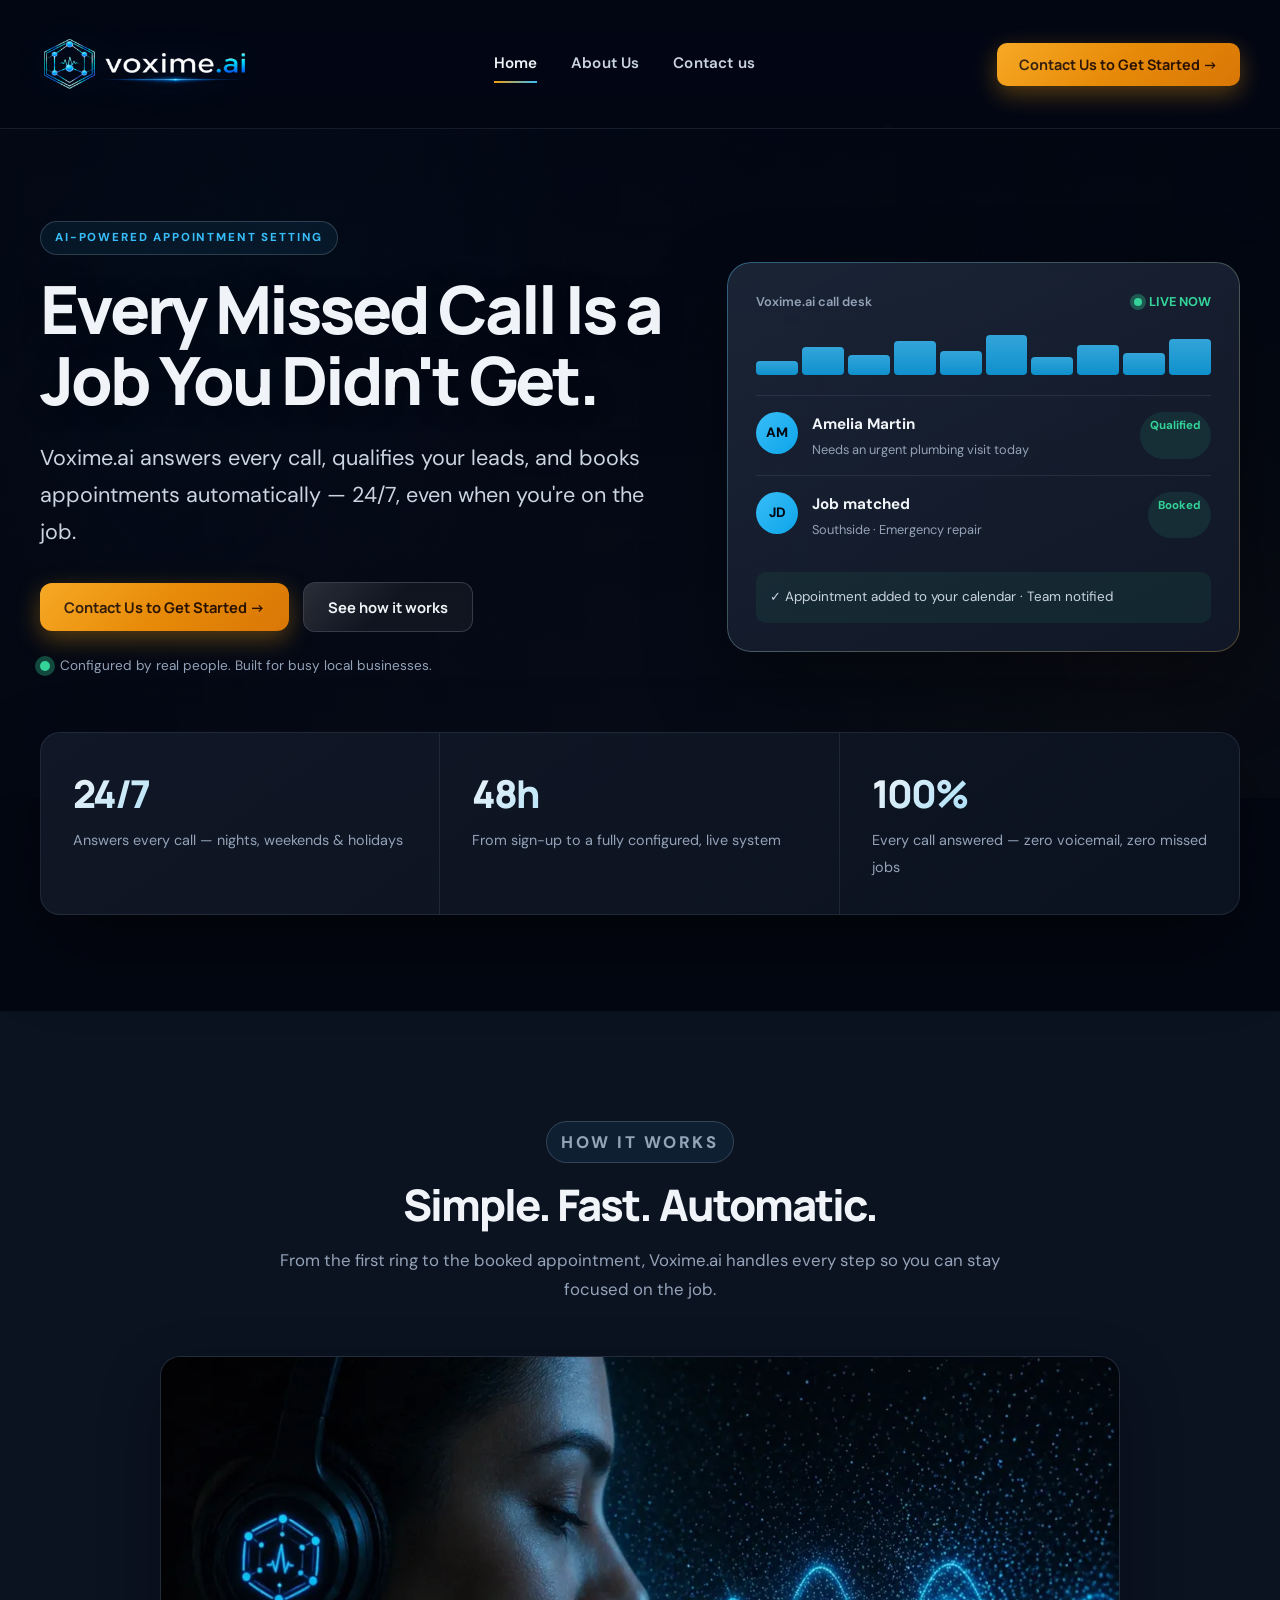
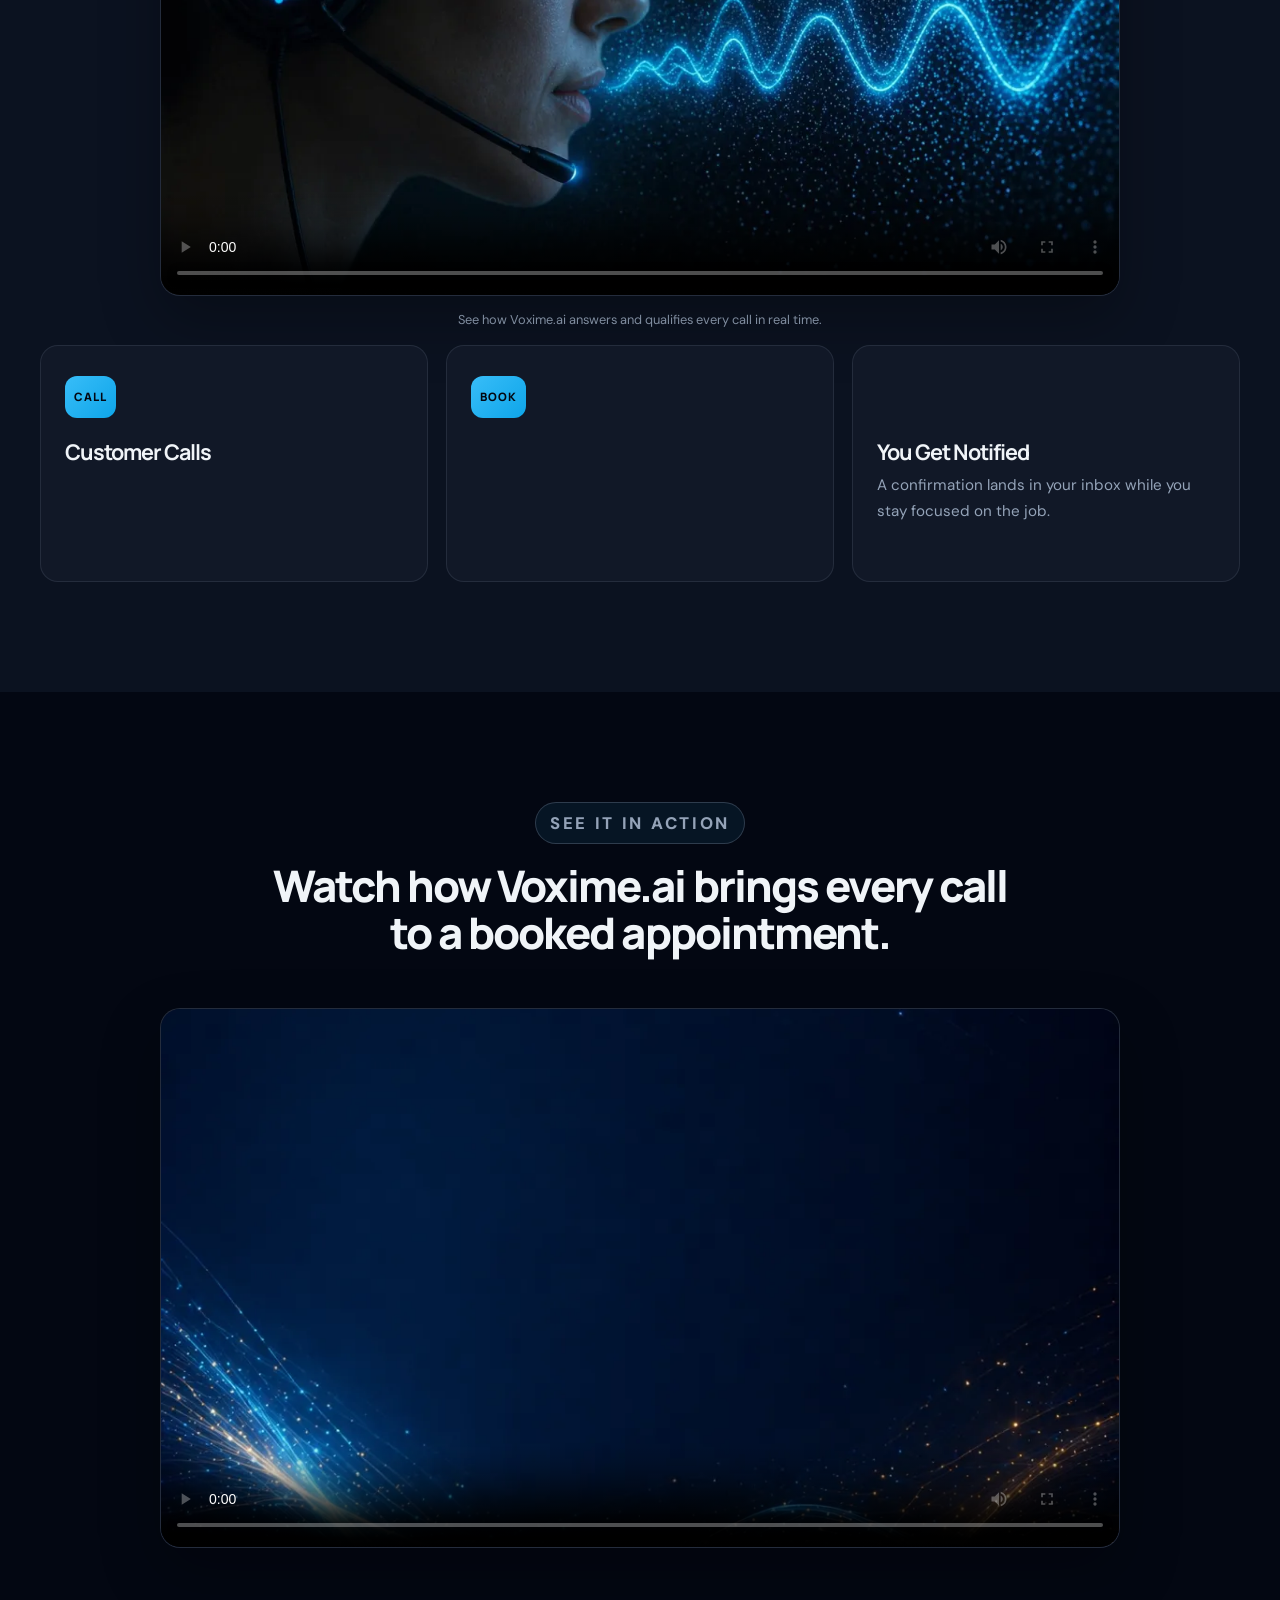
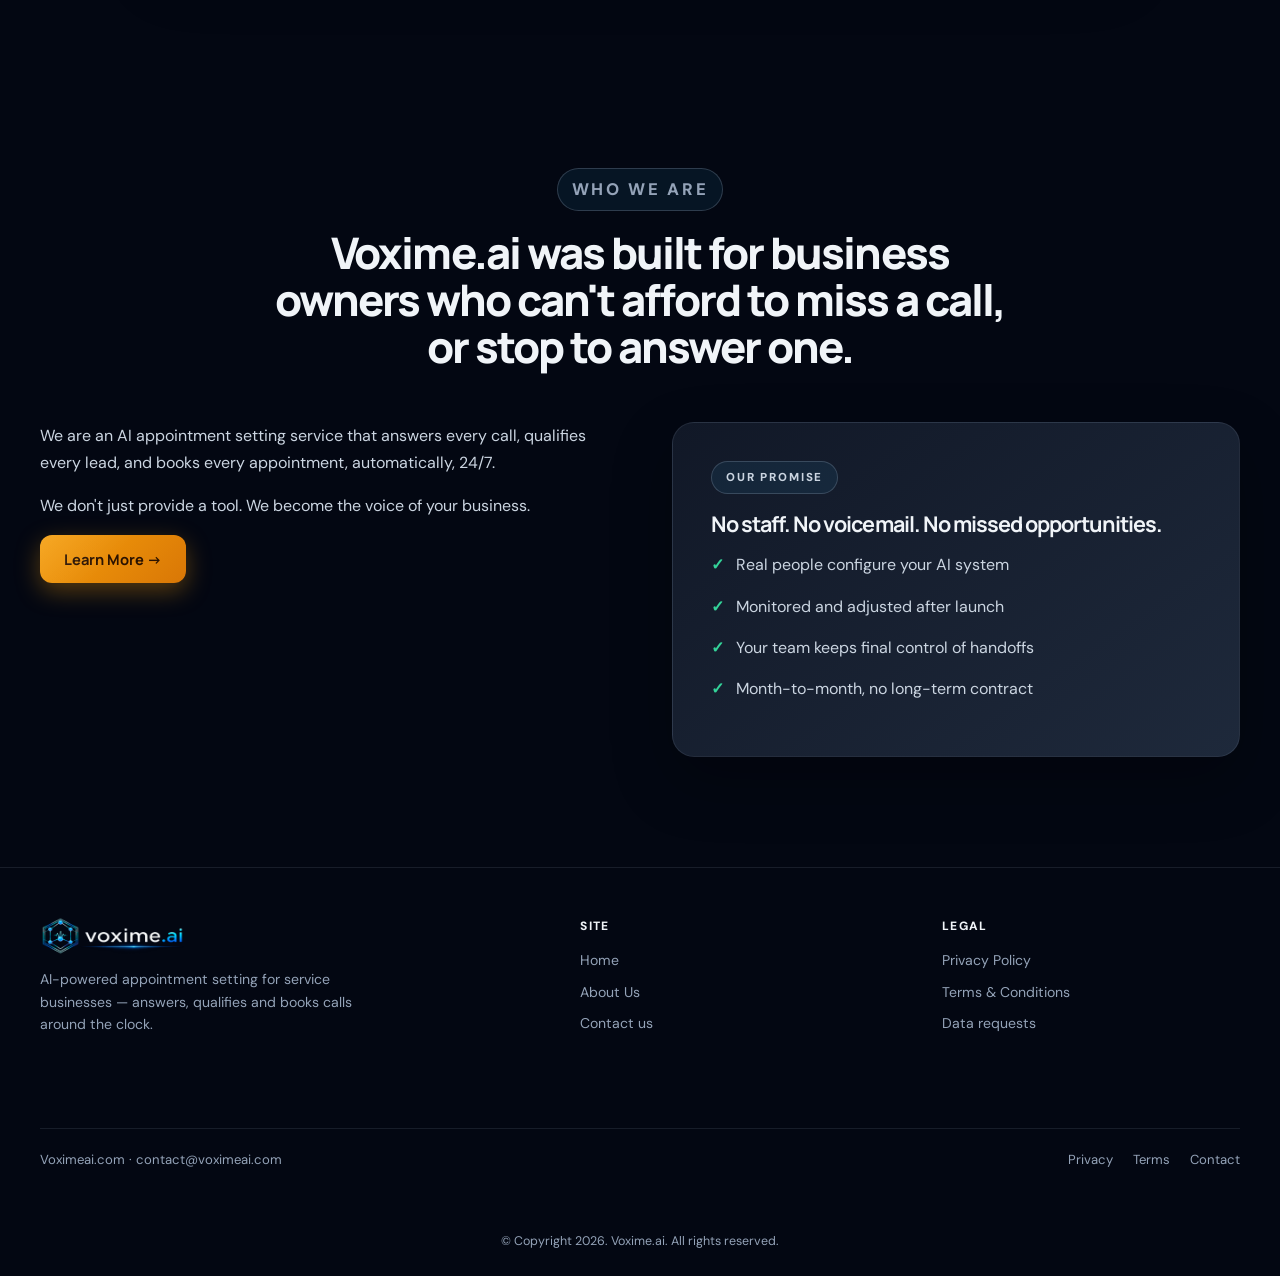
<file: index.html>
<!doctype html>
<html lang="en">
<head>
  <meta charset="utf-8">
  <meta name="viewport" content="width=device-width,initial-scale=1">
  <meta name="description" content="Voxime.ai answers every call, qualifies your leads, and books appointments automatically — 24/7.">
  <meta name="theme-color" content="#030712">
  <title>Voxime.ai | Every Missed Call Is a Job You Didn't Get</title>
  <link rel="icon" type="image/x-icon" href="favicon.ico">
  <link rel="stylesheet" href="styles.css">
</head>
<body class="voxime-scope">
  <canvas id="vox-canvas" aria-hidden="true"></canvas>

  <header class="header">
    <div class="container">
      <a class="brand" href="index.html"><img src="assets/logo_transparent.png" alt="Voxime.ai" height="58"></a>
      <button class="menu" aria-label="Open navigation" aria-expanded="false">☰</button>
      <nav>
        <a aria-current="page" href="index.html">Home</a>
        <a href="about-us.html">About Us</a>
        <a href="contactus.html">Contact us</a>
      </nav>
      <a class="cta" href="contactus.html">Contact Us to Get Started →</a>
    </div>
  </header>

  <main>
    <section class="hero">
      <div class="hero-scene" data-depth="0.05">
        <img class="hero-bg" src="assets/background.png" alt="" aria-hidden="true" width="800" height="1200" onerror="this.style.display='none'">
      </div>
      <div class="glow-orb" aria-hidden="true" data-depth="0.03" style="left:-6%;top:8%"></div>
      <div class="glow-orb orb-2" aria-hidden="true" data-depth="0.02" style="right:-8%;bottom:-6%"></div>
      <div class="container hero-grid">
        <div data-reveal>
          <p class="eyebrow">AI-powered appointment setting</p>
          <h1>Every Missed Call Is a Job You Didn't Get.</h1>
          <p class="lede">Voxime.ai answers every call, qualifies your leads, and books appointments automatically — 24/7, even when you're on the job.</p>
          <div class="hero-actions">
            <a class="btn amber magnetic" href="contactus.html">Contact Us to Get Started →</a>
            <a class="btn ghost magnetic" href="#how-it-works">See how it works</a>
          </div>
          <p class="microcopy"><span class="dot"></span>Configured by real people. Built for busy local businesses.</p>
        </div>

        <aside class="product-card" aria-label="Live Voxime.ai call dashboard" data-reveal style="transition-delay:.1s">
          <span class="glare" aria-hidden="true"></span>
          <div class="product-top"><span>Voxime.ai call desk</span><span class="live"><i class="pulse"></i>LIVE NOW</span></div>
          <div class="live-wave" aria-hidden="true">
            <i></i><i></i><i></i><i></i><i></i><i></i><i></i><i></i><i></i><i></i>
          </div>
          <div class="call-row"><span class="avatar">AM</span><div><strong>Amelia Martin</strong><p>Needs an urgent plumbing visit today</p></div><span class="status">Qualified</span></div>
          <div class="call-row"><span class="avatar">JD</span><div><strong>Job matched</strong><p>Southside · Emergency repair</p></div><span class="status">Booked</span></div>
          <div class="insight">✓ Appointment added to your calendar · Team notified</div>
        </aside>
      </div>
    </section>

    <section class="stats-strip">
      <div class="container">
        <div class="signal-bar" data-reveal>
          <div class="signal">
            <b data-count="24" data-suffix="/7">24/7</b>
            <span>Answers every call — nights, weekends &amp; holidays</span>
          </div>
          <div class="signal">
            <b data-count="48" data-suffix="h">48h</b>
            <span>From sign-up to a fully configured, live system</span>
          </div>
          <div class="signal">
            <b data-count="100" data-suffix="%">100%</b>
            <span>Every call answered — zero voicemail, zero missed jobs</span>
          </div>
        </div>
      </div>
    </section>

    <section id="how-it-works" class="section tint">
      <div class="container">
        <div class="section-head" data-reveal>
          <p class="eyebrow">How It Works</p>
          <h2>Simple. Fast. Automatic.</h2>
          <p>From the first ring to the booked appointment, Voxime.ai handles every step so you can stay focused on the job.</p>
        </div>
        <div class="video-embed" data-reveal>
          <div class="video-player" id="how-video">
            <video id="demo-video" playsinline controls poster="assets/services_illustration.png">
              <source src="https://assets.cdn.filesafe.space/rJCuCqvYiJBdzFqlkOZs/media/69e952bb2db6a3cb827db77e.mp4" type="video/mp4">
              Your browser does not support the video tag.
            </video>
          </div>
          <p class="notice" style="text-align:center;margin-top:14px">See how Voxime.ai answers and qualifies every call in real time.</p>
        </div>
        <div class="flow" data-reveal-group data-reveal>
          <div data-reveal-item data-step="Call">
            <h3>Customer Calls</h3>
            <p>Your AI receptionist answers instantly, day or night — no voicemail, no wait.</p>
          </div>
          <div data-reveal-item data-step="Book">
            <h3>AI Qualifies &amp; Books</h3>
            <p>It greets callers, answers their questions, collects details, and schedules the appointment in seconds.</p>
          </div>
          <div data-reveal-item data-step="Notify">
            <h3>You Get Notified</h3>
            <p>A confirmation lands in your inbox while you stay focused on the job.</p>
          </div>
        </div>
      </div>
    </section>

    <section class="section">
      <div class="container">
        <div class="section-head" data-reveal>
          <p class="eyebrow">See it in action</p>
          <h2>Watch how Voxime.ai brings every call to a booked appointment.</h2>
        </div>
        <div class="video-embed" data-reveal>
          <div class="video-player">
            <video id="intro-video" playsinline controls poster="assets/background.png">
              <source src="https://assets.cdn.filesafe.space/rJCuCqvYiJBdzFqlkOZs/media/6a289375bb09e3b139a689c1.mp4" type="video/mp4">
              Your browser does not support the video tag.
            </video>
          </div>
        </div>
      </div>
    </section>

    <section class="section">
      <div class="container">
        <div class="section-head" data-reveal>
          <p class="eyebrow">Who We Are</p>
          <h2>Voxime.ai was built for business owners who can't afford to miss a call, or stop to answer one.</h2>
        </div>
        <div class="two">
          <div data-reveal>
            <p>We are an AI appointment setting service that answers every call, qualifies every lead, and books every appointment, automatically, 24/7.</p>
            <p>We don't just provide a tool. We become the voice of your business.</p>
            <a class="btn amber magnetic" href="about-us.html">Learn More →</a>
          </div>
          <aside class="side-panel" data-reveal style="transition-delay:.1s">
            <p class="eyebrow">Our Promise</p>
            <h3>No staff. No voicemail. No missed opportunities.</h3>
            <ul class="checklist">
              <li>Real people configure your AI system</li>
              <li>Monitored and adjusted after launch</li>
              <li>Your team keeps final control of handoffs</li>
              <li>Month-to-month, no long-term contract</li>
            </ul>
          </aside>
        </div>
      </div>
    </section>
  </main>

  <footer class="footer">
    <div class="container">
      <div class="footer-brand">
        <a class="brand" href="index.html"><img src="assets/logo_transparent.png" alt="Voxime.ai" height="40"></a>
        <p>AI-powered appointment setting for service businesses — answers, qualifies and books calls around the clock.</p>
      </div>
      <div class="footer-col">
        <p>Site</p>
        <a href="index.html">Home</a>
        <a href="about-us.html">About Us</a>
        <a href="contactus.html">Contact us</a>
      </div>
      <div class="footer-col">
        <p>Legal</p>
        <a href="privacy-policy.html">Privacy Policy</a>
        <a href="terms-and-conditions.html">Terms &amp; Conditions</a>
        <a href="contactus.html">Data requests</a>
      </div>
      <div class="footer-bottom">
        <span>Voximeai.com · contact@voximeai.com</span>
        <span class="footer-links"><a href="privacy-policy.html">Privacy</a><a href="terms-and-conditions.html">Terms</a><a href="contactus.html">Contact</a></span>
      </div>
      <div class="footer-copyright">
        © Copyright 2026. Voxime.ai. All rights reserved.
      </div>
    </div>
  </footer>

  <button class="totop" aria-label="Back to top">↑</button>
  <script src="script.js"></script>
</body>
</html>
</file>
<file: styles.css>
@import url('https://fonts.googleapis.com/css2?family=DM+Sans:opsz,wght@9..40,400;9..40,500;9..40,600;9..40,700&family=Manrope:wght@500;600;700;800;900&display=swap');

/* ======================================================================
   VOXIME.AI — AAA-ACCESSIBLE, ANIMATED, GHL-SAFE DESIGN SYSTEM
   Scope: .voxime-scope  |  Variables: --vox-*
   ====================================================================== */

.voxime-scope {
  /* ---- Tokens ---- */
  --vox-void:#030712;
  --vox-void-2:#050b18;
  --vox-navy:#0B1220;
  --vox-navy-2:#111827;
  --vox-ocean:#123a52;
  --vox-slate:#1e293b;

  --vox-sky:#38BDF8;
  --vox-sky-deep:#0EA5E9;
  --vox-sky-glow:rgba(56,189,248,.35);

  --vox-amber:#F59E0B;
  --vox-amber-deep:#D97706;
  --vox-amber-glow:rgba(245,158,11,.35);

  --vox-mint:#34D399;
  --vox-mint-deep:#059669;
  --vox-mint-glow:rgba(52,211,153,.32);

  --vox-text:#F0F4F8;
  --vox-text-2:#CBD5E1;
  --vox-text-3:#94A3B8;
  --vox-muted:#64748B;

  --vox-line:rgba(148,163,184,.14);
  --vox-line-strong:rgba(148,163,184,.28);

  --vox-max:1200px;
  --vox-ease:cubic-bezier(.22,1,.36,1);
  --vox-ease-bounce:cubic-bezier(.34,1.56,.64,1);
  --vox-shadow:0 24px 60px rgba(0,0,0,.28);
  --vox-shadow-lg:0 32px 80px rgba(0,0,0,.38);
}

/* ---- Reset within scope only ---- */
.voxime-scope,
.voxime-scope *,
.voxime-scope *::before,
.voxime-scope *::after { box-sizing:border-box; }

html { scroll-behavior:smooth; }

body.voxime-scope {
  margin:0;
  color:var(--vox-text);
  background:var(--vox-void);
  font:400 16px/1.7 'DM Sans',Arial,sans-serif;
  -webkit-font-smoothing:antialiased;
  -moz-osx-font-smoothing:grayscale;
  overflow-x:hidden;
}

.voxime-scope a { color:inherit; text-decoration:none; }
.voxime-scope img { max-width:100%; display:block; }
.voxime-scope h1,
.voxime-scope h2,
.voxime-scope h3,
.voxime-scope p { margin-top:0; }

/* ---- Accessibility: focus, selection ---- */
.voxime-scope ::selection { background:var(--vox-amber); color:var(--vox-void); }
.voxime-scope :focus-visible {
  outline:3px solid var(--vox-amber);
  outline-offset:3px;
  border-radius:6px;
}

@media (prefers-reduced-motion: reduce){
  .voxime-scope *,
  .voxime-scope *::before,
  .voxime-scope *::after {
    animation-duration:.001ms !important;
    animation-iteration-count:1 !important;
    transition-duration:.001ms !important;
    scroll-behavior:auto !important;
  }
  #vox-canvas { display:none; }
  .voxime-scope .glow-orb { display:none; }
  .voxime-scope .hero-illustration { animation:none; }
}

/* ---- Container ---- */
.voxime-scope .container {
  width:min(calc(100% - 48px), var(--vox-max));
  margin-inline:auto;
  position:relative;
  z-index:2;
}

/* ---- Typography scale (fluid, AAA-contrast) ---- */
.voxime-scope h1,
.voxime-scope h2,
.voxime-scope h3,
.voxime-scope .h1,
.voxime-scope .h2,
.voxime-scope .h3 {
  font-family:'Manrope',sans-serif;
  letter-spacing:-.045em;
  line-height:1.08;
  font-weight:800;
  color:var(--vox-text);
}

.voxime-scope h1,
.voxime-scope .h1 {
  max-width:900px;
  margin-bottom:24px;
  font-size:clamp(2.5rem, 5.2vw, 5rem);
}

.voxime-scope h2,
.voxime-scope .h2 {
  font-size:clamp(1.8rem, 3.4vw, 3rem);
  margin-bottom:18px;
}

.voxime-scope h3,
.voxime-scope .h3 {
  font-size:clamp(1.1rem, 1.8vw, 1.35rem);
  margin-bottom:10px;
  font-weight:700;
}

.voxime-scope p {
  color:var(--vox-text-2);
  margin-bottom:16px;
}

.voxime-scope .text-muted { color:var(--vox-text-3); }
.voxime-scope .text-sky { color:var(--vox-sky); }
.voxime-scope .text-amber { color:var(--vox-amber); }
.voxime-scope .text-mint { color:var(--vox-mint); }

/* ---- Buttons ---- */
.voxime-scope .btn,
.voxime-scope .cta {
  display:inline-flex;
  align-items:center;
  justify-content:center;
  gap:8px;
  padding:14px 24px;
  border:0;
  border-radius:12px;
  font:700 .92rem 'Manrope',sans-serif;
  cursor:pointer;
  position:relative;
  overflow:hidden;
  transition:transform .25s var(--vox-ease), box-shadow .25s var(--vox-ease), filter .25s;
}

.voxime-scope .btn::before,
.voxime-scope .cta::before {
  content:'';
  position:absolute;
  inset:0;
  background:linear-gradient(135deg, rgba(255,255,255,.18), transparent 50%);
  opacity:.6;
  pointer-events:none;
}

.voxime-scope .btn:active,
.voxime-scope .cta:active { transform:translateY(0) scale(.98); }

.voxime-scope .btn.amber,
.voxime-scope .cta {
  background:linear-gradient(135deg, var(--vox-amber) 0%, var(--vox-amber-deep) 100%);
  color:#2a1200;
  box-shadow:0 8px 24px var(--vox-amber-glow);
}
.voxime-scope .btn.amber:hover,
.voxime-scope .cta:hover { transform:translateY(-3px); box-shadow:0 16px 34px var(--vox-amber-glow); }

.voxime-scope .btn.sky {
  background:linear-gradient(135deg, var(--vox-sky) 0%, var(--vox-sky-deep) 100%);
  color:#001b2e;
  box-shadow:0 8px 24px var(--vox-sky-glow);
}
.voxime-scope .btn.sky:hover { transform:translateY(-3px); box-shadow:0 16px 34px var(--vox-sky-glow); }

.voxime-scope .btn.ghost {
  background:rgba(255,255,255,.05);
  border:1px solid var(--vox-line-strong);
  color:var(--vox-text);
  backdrop-filter:blur(6px);
}
.voxime-scope .btn.ghost:hover { background:rgba(255,255,255,.1); }

.voxime-scope .btn.dark {
  background:var(--vox-navy-2);
  color:var(--vox-text);
  border:1px solid var(--vox-line);
}
.voxime-scope .btn.dark:hover { background:var(--vox-slate); border-color:var(--vox-line-strong); }

.voxime-scope .btn.block { width:100%; }

/* ---- Animated waveform logo ---- */
.voxime-scope .wavemark {
  display:inline-flex;
  align-items:flex-end;
  gap:3px;
  height:20px;
  margin-right:8px;
}
.voxime-scope .wavemark i {
  display:block;
  width:4px;
  border-radius:3px;
  background:linear-gradient(180deg, var(--vox-sky), var(--vox-mint));
  animation:wavebeat 1.2s ease-in-out infinite;
  transform-origin:bottom;
}
.voxime-scope .wavemark i:nth-child(1){height:35%;animation-delay:-1.0s}
.voxime-scope .wavemark i:nth-child(2){height:100%;animation-delay:-.8s}
.voxime-scope .wavemark i:nth-child(3){height:60%;animation-delay:-.6s}
.voxime-scope .wavemark i:nth-child(4){height:85%;animation-delay:-.4s}
.voxime-scope .wavemark i:nth-child(5){height:45%;animation-delay:-.2s}

@keyframes wavebeat { 0%,100%{transform:scaleY(.45)} 50%{transform:scaleY(1)} }

/* ---- Header ---- */
.voxime-scope .header {
  position:sticky;
  top:0;
  z-index:50;
  background:rgba(3,7,18,.78);
  backdrop-filter:blur(20px) saturate(180%);
  -webkit-backdrop-filter:blur(20px) saturate(180%);
  border-bottom:1px solid var(--vox-line);
  transition:background .3s var(--vox-ease), box-shadow .3s var(--vox-ease);
}
.voxime-scope .header.scrolled {
  background:rgba(3,7,18,.94);
  box-shadow:0 12px 40px rgba(0,0,0,.35);
}
.voxime-scope .header .container {
  height:128px;
  display:flex;
  align-items:center;
  justify-content:space-between;
  gap:32px;
}
.voxime-scope .header .cta {
  padding:12px 22px;
  font-size:.9rem;
  border-radius:10px;
  white-space:nowrap;
}
.voxime-scope .brand {
  display:flex;
  align-items:center;
  gap:8px;
  font:800 1.25rem 'Manrope',sans-serif;
  letter-spacing:-.04em;
  color:var(--vox-text);
}
.voxime-scope .brand b { color:var(--vox-sky); font-weight:800; }
.voxime-scope .brand img {
  height:58px;
  width:auto;
  object-fit:contain;
  filter:drop-shadow(0 0 18px rgba(56,189,248,.08));
}
.voxime-scope .footer-brand .brand img { height:40px; filter:none; }

.voxime-scope nav {
  display:flex;
  align-items:center;
  gap:34px;
  color:var(--vox-text-2);
  font-size:.95rem;
  font-weight:600;
  letter-spacing:.01em;
}
.voxime-scope nav a {
  position:relative;
  padding:8px 0;
  transition:color .25s;
}
.voxime-scope nav a::after {
  content:'';
  position:absolute;
  left:0;
  right:0;
  bottom:2px;
  height:2px;
  background:linear-gradient(90deg, var(--vox-amber), var(--vox-sky));
  transform:scaleX(0);
  transform-origin:left;
  transition:transform .25s var(--vox-ease);
}
.voxime-scope nav a:hover,
.voxime-scope nav a[aria-current=page] { color:var(--vox-text); }
.voxime-scope nav a:hover::after,
.voxime-scope nav a[aria-current=page]::after { transform:scaleX(1); }

.voxime-scope .menu {
  display:none;
  border:0;
  background:transparent;
  color:var(--vox-text);
  font-size:1.5rem;
  line-height:1;
  padding:8px;
  cursor:pointer;
  border-radius:8px;
}
.voxime-scope .menu:hover { background:rgba(255,255,255,.06); }

/* ---- Background canvas for particle network ---- */
#vox-canvas {
  position:fixed;
  inset:0;
  width:100%;
  height:100%;
  pointer-events:none;
  z-index:0;
  opacity:.35;
}

/* ---- Hero ---- */
.voxime-scope .hero {
  position:relative;
  overflow:hidden;
  padding:92px 0 104px;
  perspective:1200px;
  background:
    radial-gradient(circle at 10% 20%, rgba(56,189,248,.10) 0%, transparent 35%),
    radial-gradient(circle at 90% 80%, rgba(245,158,11,.08) 0%, transparent 35%),
    linear-gradient(180deg, var(--vox-void) 0%, var(--vox-navy) 100%);
}
.voxime-scope .hero::before {
  content:'';
  position:absolute;
  inset:0;
  background-image:
    radial-gradient(rgba(56,189,248,.06) 1px, transparent 1px),
    radial-gradient(rgba(245,158,11,.04) 1px, transparent 1px);
  background-size:48px 48px, 72px 72px;
  background-position:0 0, 24px 24px;
  pointer-events:none;
  z-index:1;
}
.voxime-scope .hero::after {
  content:'';
  position:absolute;
  inset:0;
  background:linear-gradient(90deg, rgba(3,7,18,.85) 0%, rgba(3,7,18,.55) 50%, rgba(3,7,18,.75) 100%);
  pointer-events:none;
  z-index:1;
}
.voxime-scope .hero-grid {
  position:relative;
  display:grid;
  grid-template-columns:1.1fr .9fr;
  align-items:center;
  gap:60px;
}
.voxime-scope .hero h1 {
  text-shadow:0 2px 24px rgba(0,0,0,.35);
}
.voxime-scope .hero .glow-orb {
  position:absolute;
  width:420px;
  height:420px;
  border-radius:50%;
  background:radial-gradient(circle, rgba(56,189,248,.18) 0%, transparent 65%);
  filter:blur(60px);
  pointer-events:none;
  z-index:0;
  animation:orbMove 12s ease-in-out infinite alternate;
}
.voxime-scope .hero .glow-orb.orb-2 {
  background:radial-gradient(circle, rgba(245,158,11,.14) 0%, transparent 65%);
  animation-duration:16s;
  animation-direction:alternate-reverse;
}
@keyframes orbMove {
  from{transform:translate(-10%, -10%) scale(1)}
  to{transform:translate(10%, 10%) scale(1.08)}
}

.voxime-scope .eyebrow {
  display:inline-flex;
  align-items:center;
  gap:10px;
  margin:0 0 18px;
  color:var(--vox-sky);
  text-transform:uppercase;
  letter-spacing:.16em;
  font-size:.72rem;
  font-weight:800;
  width:fit-content;
  padding:6px 14px;
  border-radius:999px;
  border:1px solid var(--vox-line-strong);
  background:rgba(56,189,248,.08);
}
.voxime-scope .eyebrow::before { display:none; }

.voxime-scope .lede {
  max-width:620px;
  margin-bottom:32px;
  color:var(--vox-text-2);
  font-size:clamp(1.1rem, 2vw, 1.35rem);
  line-height:1.7;
}
.voxime-scope .hero-actions {
  display:flex;
  flex-wrap:wrap;
  gap:14px;
  align-items:center;
  margin-bottom:22px;
}
.voxime-scope .microcopy {
  display:flex;
  align-items:center;
  gap:10px;
  color:var(--vox-text-3);
  font-size:.85rem;
}
.voxime-scope .dot {
  width:10px;
  height:10px;
  border-radius:50%;
  background:var(--vox-mint);
  box-shadow:0 0 0 5px var(--vox-mint-glow);
  animation:pulse-dot 2s infinite;
}
@keyframes pulse-dot { 50%{opacity:.6; transform:scale(.85);} }

/* ---- 3D Product card ---- */
.voxime-scope .product-card {
  position:relative;
  padding:28px;
  border-radius:24px;
  background:linear-gradient(155deg, rgba(30,41,59,.85) 0%, rgba(17,24,39,.95) 100%);
  border:1px solid var(--vox-line);
  box-shadow:var(--vox-shadow-lg);
  transform-style:preserve-3d;
  transition:transform .16s ease-out, box-shadow .4s var(--vox-ease);
}
.voxime-scope .product-card:hover {
  transform:perspective(1000px) rotateX(2deg) rotateY(-2deg) translateZ(8px);
  box-shadow:0 40px 90px rgba(0,0,0,.45);
}
.voxime-scope .product-card::after {
  content:'';
  position:absolute;
  inset:-1px;
  border-radius:24px;
  padding:1px;
  background:linear-gradient(135deg, rgba(56,189,248,.35), rgba(245,158,11,.25));
  -webkit-mask:linear-gradient(#000 0 0) content-box, linear-gradient(#000 0 0);
  -webkit-mask-composite:xor;
  mask-composite:exclude;
  pointer-events:none;
}
.voxime-scope .product-top {
  display:flex;
  align-items:center;
  justify-content:space-between;
  margin-bottom:22px;
  color:var(--vox-text-3);
  font-size:.8rem;
  font-weight:600;
}
.voxime-scope .live {
  display:inline-flex;
  align-items:center;
  gap:7px;
  color:var(--vox-mint);
  font-weight:700;
}
.voxime-scope .pulse {
  width:8px;
  height:8px;
  border-radius:50%;
  background:var(--vox-mint);
  box-shadow:0 0 0 4px var(--vox-mint-glow);
  animation:pulse-live 1.8s infinite;
}
@keyframes pulse-live { 50%{opacity:.35; transform:scale(.75);} }

.voxime-scope .live-wave {
  display:flex;
  align-items:flex-end;
  gap:4px;
  height:40px;
  margin:10px 0 20px;
}
.voxime-scope .live-wave i {
  flex:1;
  border-radius:4px;
  background:linear-gradient(180deg, var(--vox-sky), var(--vox-sky-deep));
  animation:wavebar 1.2s ease-in-out infinite;
  opacity:.85;
}
.voxime-scope .live-wave i:nth-child(1){height:35%;animation-delay:-.9s}
.voxime-scope .live-wave i:nth-child(2){height:70%;animation-delay:-.7s}
.voxime-scope .live-wave i:nth-child(3){height:50%;animation-delay:-1.1s}
.voxime-scope .live-wave i:nth-child(4){height:85%;animation-delay:-.5s}
.voxime-scope .live-wave i:nth-child(5){height:60%;animation-delay:-.8s}
.voxime-scope .live-wave i:nth-child(6){height:100%;animation-delay:-.3s}
.voxime-scope .live-wave i:nth-child(7){height:45%;animation-delay:-1.0s}
.voxime-scope .live-wave i:nth-child(8){height:75%;animation-delay:-.6s}
.voxime-scope .live-wave i:nth-child(9){height:55%;animation-delay:-.4s}
.voxime-scope .live-wave i:nth-child(10){height:90%;animation-delay:-.2s}
@keyframes wavebar { 0%,100%{transform:scaleY(.6)} 50%{transform:scaleY(1)} }

.voxime-scope .call-row {
  display:flex;
  gap:14px;
  padding:16px 0;
  border-top:1px solid var(--vox-line);
  opacity:0;
  animation:rowin .6s var(--vox-ease) forwards;
}
.voxime-scope .call-row:nth-child(3){animation-delay:.15s}
.voxime-scope .call-row:nth-child(4){animation-delay:.3s}
@keyframes rowin { from{opacity:0; transform:translateY(8px)} to{opacity:1; transform:translateY(0)} }

.voxime-scope .avatar {
  flex:0 0 42px;
  height:42px;
  border-radius:50%;
  display:grid;
  place-items:center;
  background:linear-gradient(135deg, var(--vox-sky), var(--vox-sky-deep));
  color:var(--vox-void);
  font-weight:800;
  font-size:.85rem;
}
.voxime-scope .call-row strong { display:block; color:var(--vox-text); font-size:.95rem; }
.voxime-scope .call-row p { margin:3px 0 0; color:var(--vox-text-3); font-size:.8rem; line-height:1.4; }
.voxime-scope .call-row .status {
  margin-left:auto;
  color:var(--vox-mint);
  font-size:.72rem;
  font-weight:700;
  white-space:nowrap;
  background:rgba(52,211,153,.1);
  padding:4px 10px;
  border-radius:999px;
}
.voxime-scope .insight {
  margin-top:18px;
  padding:14px;
  border-radius:10px;
  background:rgba(52,211,153,.08);
  color:var(--vox-text-2);
  font-size:.84rem;
  display:flex;
  align-items:center;
  gap:10px;
}

/* ---- Sections ---- */
.voxime-scope .section { padding:110px 0; position:relative; }
.voxime-scope section[id] { scroll-margin-top:150px; }
.voxime-scope .tint { background:var(--vox-navy); }
.voxime-scope .section-head { max-width:760px; margin:0 auto 52px; text-align:center; }
.voxime-scope .section-head p { color:var(--vox-text-3); font-size:1.05rem; }
.voxime-scope .section-head.left { text-align:left; margin-left:0; margin-right:auto; }

/* ---- Stats bar ---- */
.voxime-scope .signal-bar {
  display:grid;
  grid-template-columns:repeat(3,1fr);
  border:1px solid var(--vox-line);
  border-radius:20px;
  overflow:hidden;
  background:linear-gradient(145deg, rgba(17,24,39,.95), rgba(11,18,32,.98));
  box-shadow:var(--vox-shadow);
}
.voxime-scope .signal {
  padding:34px 32px;
  border-right:1px solid var(--vox-line);
  position:relative;
}
.voxime-scope .signal:last-child { border-right:0; }
.voxime-scope .signal b {
  display:block;
  margin-bottom:6px;
  font:800 2.4rem 'Manrope',sans-serif;
  letter-spacing:-.05em;
  background:linear-gradient(135deg, var(--vox-text) 0%, var(--vox-sky) 100%);
  -webkit-background-clip:text;
  background-clip:text;
  -webkit-text-fill-color:transparent;
}
.voxime-scope .signal span { color:var(--vox-text-3); font-size:.9rem; }

/* ---- Process / Flow ---- */
.voxime-scope .flow {
  display:grid;
  grid-template-columns:repeat(3,1fr);
  gap:18px;
  align-items:stretch;
}
.voxime-scope .flow .step,
.voxime-scope .flow > div {
  position:relative;
  padding:30px 24px;
  border-radius:18px;
  background:var(--vox-navy-2);
  border:1px solid var(--vox-line);
  transition:transform .35s var(--vox-ease), box-shadow .35s, border-color .35s;
  transform-style:preserve-3d;
}
.voxime-scope .flow .step:hover,
.voxime-scope .flow > div:hover {
  transform:translateY(-8px) translateZ(12px);
  border-color:var(--vox-line-strong);
  box-shadow:0 24px 50px rgba(0,0,0,.25);
}
.voxime-scope .flow .step::before,
.voxime-scope .flow > div::before {
  content:attr(data-step);
  display:inline-flex;
  align-items:center;
  justify-content:center;
  width:auto;
  min-width:42px;
  height:42px;
  padding:0 9px;
  border-radius:12px;
  margin-bottom:22px;
  background:linear-gradient(135deg, var(--vox-sky), var(--vox-sky-deep));
  color:var(--vox-void);
  font:800 .72rem 'Manrope',sans-serif;
  text-transform:uppercase;
  letter-spacing:.08em;
  white-space:nowrap;
}
.voxime-scope .flow h3 { color:var(--vox-text); }
.voxime-scope .flow p { margin:0; color:var(--vox-text-3); font-size:.95rem; }

/* ---- Card grids ---- */
.voxime-scope .grid {
  display:grid;
  grid-template-columns:repeat(3,1fr);
  gap:20px;
}
.voxime-scope .card {
  padding:32px;
  border-radius:20px;
  background:var(--vox-navy-2);
  border:1px solid var(--vox-line);
  transition:transform .35s var(--vox-ease), box-shadow .35s, border-color .35s;
  transform-style:preserve-3d;
}
.voxime-scope .card:hover {
  transform:perspective(1000px) rotateX(1deg) rotateY(-1deg) translateY(-8px);
  border-color:var(--vox-line-strong);
  box-shadow:0 24px 55px rgba(0,0,0,.3);
}
.voxime-scope .card-icon {
  display:grid;
  place-items:center;
  width:52px;
  height:52px;
  margin-bottom:24px;
  border-radius:14px;
  background:linear-gradient(135deg, rgba(56,189,248,.15), rgba(52,211,153,.12));
  color:var(--vox-sky);
  font-size:1.3rem;
  font-weight:800;
}
.voxime-scope .card h3 { color:var(--vox-text); }
.voxime-scope .card p { margin:0; color:var(--vox-text-3); font-size:.95rem; }

/* ---- Two column / side panel ---- */
.voxime-scope .two {
  display:grid;
  grid-template-columns:1fr 1fr;
  align-items:start;
  gap:64px;
}
.voxime-scope .two.plans-compare {
  grid-template-columns:repeat(3,1fr);
}
@media(max-width:900px){
  .voxime-scope .two.plans-compare { grid-template-columns:1fr; }
}
.voxime-scope .two > * { min-width:0; }
.voxime-scope .two > div,
.voxime-scope .two > aside,
.voxime-scope .two > form { width:100%; }
.voxime-scope .two > .form { margin-top:0; }
.voxime-scope .side-panel {
  padding:38px;
  border-radius:22px;
  background:linear-gradient(145deg, var(--vox-navy-2) 0%, var(--vox-slate) 100%);
  border:1px solid var(--vox-line);
  box-shadow:var(--vox-shadow);
}
.voxime-scope .side-panel p { color:var(--vox-text-2); }
.voxime-scope .checklist { padding:0; list-style:none; }
.voxime-scope .checklist li {
  margin:14px 0;
  color:var(--vox-text-2);
  display:flex;
  align-items:flex-start;
  gap:12px;
}
.voxime-scope .checklist li::before {
  content:'✓';
  color:var(--vox-mint);
  font-weight:800;
  flex:0 0 auto;
}

/* ---- Team ---- */
.voxime-scope .team-grid {
  display:grid;
  grid-template-columns:repeat(3,1fr);
  gap:24px;
}
.voxime-scope .team-card {
  padding:28px;
  border-radius:20px;
  background:var(--vox-navy-2);
  border:1px solid var(--vox-line);
  text-align:center;
  transition:transform .35s var(--vox-ease), box-shadow .35s;
}
.voxime-scope .team-card:hover {
  transform:translateY(-8px);
  box-shadow:var(--vox-shadow);
}
.voxime-scope .team-card .avatar {
  width:88px;
  height:88px;
  margin:0 auto 18px;
  font-size:1.6rem;
}
.voxime-scope .team-card .role {
  display:block;
  color:var(--vox-sky);
  font-size:.78rem;
  font-weight:700;
  text-transform:uppercase;
  letter-spacing:.1em;
  margin-bottom:10px;
}
.voxime-scope .team-card p { font-size:.92rem; color:var(--vox-text-3); margin:0; }
.voxime-scope .team-photo {
  position:relative;
  width:128px;
  height:128px;
  margin:0 auto 18px;
  border-radius:50%;
  padding:4px;
  overflow:hidden;
  background:linear-gradient(135deg, var(--vox-sky), var(--vox-amber));
  box-shadow:0 12px 40px rgba(0,0,0,.25);
  transition:transform .35s var(--vox-ease), box-shadow .35s;
  display:flex;
  align-items:center;
  justify-content:center;
}
.voxime-scope .team-photo img {
  width:calc(100% - 2px);
  height:calc(100% - 2px);
  object-fit:cover;
  object-position:center 24%;
  border-radius:50%;
  border:2px solid var(--vox-navy-2);
  filter:grayscale(15%) contrast(1.05);
  transition:filter .35s, transform .35s var(--vox-ease);
}
.voxime-scope .team-card:hover .team-photo {
  transform:scale(1.05) translateY(-4px);
  box-shadow:0 20px 50px rgba(56,189,248,.18);
}
.voxime-scope .team-card:hover .team-photo img {
  filter:grayscale(0%) contrast(1.08);
}

/* ---- Hero background image overlay ---- */
.voxime-scope .hero-bg {
  position:absolute;
  inset:0;
  width:100%;
  height:100%;
  object-fit:cover;
  object-position:center;
  opacity:.22;
  pointer-events:none;
  z-index:0;
  mask-image:linear-gradient(180deg, rgba(0,0,0,.9) 0%, transparent 85%);
  -webkit-mask-image:linear-gradient(180deg, rgba(0,0,0,.9) 0%, transparent 85%);
}
.voxime-scope .hero-with-image {
  display:flex;
  flex-direction:column;
  align-items:center;
  justify-content:center;
  text-align:center;
  min-height:55vh;
}
.voxime-scope .hero-with-image .container { z-index:2; }
.voxime-scope .hero-illustration {
  position:absolute;
  right:-8%;
  bottom:-12%;
  width:min(520px, 45vw);
  height:auto;
  opacity:.28;
  pointer-events:none;
  z-index:1;
  filter:drop-shadow(0 24px 60px rgba(0,0,0,.35));
  animation:floaty 8s ease-in-out infinite;
}
.voxime-scope .hero-illustration.contact-illustration {
  right:-10%;
  bottom:-18%;
  width:min(420px, 40vw);
  opacity:.22;
}
.voxime-scope .contact-split { align-items:start; }
.voxime-scope .contact-visual {
  display:flex;
  flex-direction:column;
  gap:32px;
  justify-content:flex-start;
}
.voxime-scope .contact-copy { min-width:0; }
.voxime-scope .video-embed {
  max-width:960px;
  margin:0 auto;
}
.voxime-scope .video-player {
  position:relative;
  aspect-ratio:16/9;
  border-radius:20px;
  overflow:hidden;
  background:var(--vox-navy-2);
  border:1px solid var(--vox-line);
  box-shadow:var(--vox-shadow);
}
.voxime-scope .video-player video {
  width:100%;
  height:100%;
  object-fit:cover;
  display:block;
}
.voxime-scope .video-player .play-overlay {
  position:absolute;
  inset:0;
  display:flex;
  flex-direction:column;
  align-items:center;
  justify-content:center;
  gap:14px;
  background:rgba(3,7,18,.45);
  backdrop-filter:blur(4px);
  cursor:pointer;
  transition:background .25s, opacity .25s;
}
.voxime-scope .video-player .play-overlay.hidden { opacity:0; pointer-events:none; }
.voxime-scope .video-player .play-overlay .play-btn {
  width:72px;
  height:72px;
  border-radius:50%;
  display:grid;
  place-items:center;
  background:linear-gradient(135deg, var(--vox-amber), var(--vox-amber-deep));
  color:var(--vox-void);
  font-size:1.6rem;
  box-shadow:0 12px 40px var(--vox-amber-glow);
  border:0;
  transition:transform .25s var(--vox-ease), box-shadow .25s;
}
.voxime-scope .video-player .play-overlay:hover .play-btn { transform:scale(1.08); }
.voxime-scope .video-player .video-caption {
  max-width:480px;
  margin:0;
  color:var(--vox-text);
  font-size:1rem;
  text-align:center;
  padding:0 20px;
}
.voxime-scope .video-placeholder {
  position:relative;
  aspect-ratio:16/9;
  border-radius:20px;
  overflow:hidden;
  background:
    linear-gradient(135deg, rgba(56,189,248,.12), rgba(245,158,11,.08)),
    var(--vox-navy-2);
  border:1px solid var(--vox-line);
  display:flex;
  flex-direction:column;
  align-items:center;
  justify-content:center;
  gap:16px;
  text-align:center;
  padding:24px;
  box-shadow:var(--vox-shadow);
}
.voxime-scope .video-placeholder .play-btn {
  width:72px;
  height:72px;
  border-radius:50%;
  display:grid;
  place-items:center;
  background:linear-gradient(135deg, var(--vox-amber), var(--vox-amber-deep));
  color:var(--vox-void);
  font-size:1.6rem;
  box-shadow:0 12px 40px var(--vox-amber-glow);
  cursor:pointer;
  transition:transform .25s var(--vox-ease), box-shadow .25s;
  border:0;
}
.voxime-scope .video-placeholder .play-btn:hover { transform:scale(1.08); }
.voxime-scope .video-placeholder .play-btn:focus-visible { outline:3px solid var(--vox-sky); outline-offset:4px; }
.voxime-scope .video-placeholder .video-caption {
  max-width:480px;
  margin:0;
  color:var(--vox-text-2);
  font-size:1rem;
}
@keyframes floaty {
  0%,100%{transform:translateY(0) rotate(0deg)}
  50%{transform:translateY(-14px) rotate(1deg)}
}

/* ---- Plans ---- */
.voxime-scope .plans {
  display:grid;
  grid-template-columns:repeat(3,1fr);
  gap:24px;
  align-items:stretch;
}
@media(max-width:1024px){
  .voxime-scope .plans { grid-template-columns:1fr; max-width:640px; margin-inline:auto; }
}
.voxime-scope .plan {
  display:flex;
  flex-direction:column;
  padding:36px;
  border-radius:22px;
  background:var(--vox-navy-2);
  border:1px solid var(--vox-line);
  position:relative;
  transition:transform .35s var(--vox-ease), box-shadow .35s, border-color .35s;
  transform-style:preserve-3d;
}
.voxime-scope .plan:hover {
  transform:translateY(-6px);
  box-shadow:var(--vox-shadow-lg);
}
.voxime-scope .plan.popular {
  border:2px solid var(--vox-amber);
  box-shadow:0 20px 50px rgba(245,158,11,.12);
}
.voxime-scope .plan.popular:hover { box-shadow:0 28px 60px rgba(245,158,11,.18); }
.voxime-scope .ribbon {
  position:absolute;
  right:22px;
  top:22px;
  padding:6px 12px;
  border-radius:999px;
  background:var(--vox-amber);
  color:#2a1200;
  font-size:.68rem;
  font-weight:800;
  text-transform:uppercase;
  letter-spacing:.08em;
}
.voxime-scope .plan .tag {
  margin-bottom:10px;
  color:var(--vox-sky);
  text-transform:uppercase;
  letter-spacing:.12em;
  font-size:.7rem;
  font-weight:800;
}
.voxime-scope .plan h2 { font-size:2rem; margin-bottom:8px; }
.voxime-scope .plan .price-like {
  padding:16px 0;
  margin:18px 0;
  border-top:1px solid var(--vox-line);
  border-bottom:1px solid var(--vox-line);
  color:var(--vox-text-2);
  font-size:1.05rem;
}
.voxime-scope .plan .btn { margin-top:auto; align-self:flex-start; }

/* ---- FAQ ---- */
.voxime-scope .faq {
  border-top:1px solid var(--vox-line);
  padding:22px 0;
}
.voxime-scope .faq summary {
  display:flex;
  justify-content:space-between;
  align-items:center;
  cursor:pointer;
  font:700 1.05rem 'Manrope',sans-serif;
  color:var(--vox-text);
  list-style:none;
  gap:18px;
}
.voxime-scope .faq summary::-webkit-details-marker { display:none; }
.voxime-scope .faq summary .ico {
  flex:0 0 auto;
  width:28px;
  height:28px;
  border-radius:50%;
  background:var(--vox-slate);
  color:var(--vox-sky);
  display:grid;
  place-items:center;
  font-size:1rem;
  transition:transform .25s var(--vox-ease), background .25s;
}
.voxime-scope .faq[open] summary .ico { transform:rotate(45deg); background:var(--vox-sky); color:var(--vox-void); }
.voxime-scope .faq .faq-body { max-width:780px; margin-top:14px; color:var(--vox-text-3); }
.voxime-scope .faq .faq-body p { margin:0; }

/* ---- Form ---- */
.voxime-scope .form {
  padding:36px;
  border-radius:22px;
  background:var(--vox-navy-2);
  border:1px solid var(--vox-line);
  box-shadow:var(--vox-shadow);
}
.voxime-scope .field { margin:0 0 18px; }
.voxime-scope .form label { display:block; margin:0 0 8px; color:var(--vox-text-2); font-size:.85rem; font-weight:700; }
.voxime-scope .form input,
.voxime-scope .form select,
.voxime-scope .form textarea {
  width:100%;
  padding:14px 16px;
  border:1px solid var(--vox-line);
  border-radius:12px;
  background:var(--vox-navy);
  color:var(--vox-text);
  font:inherit;
  transition:border .2s, box-shadow .2s, background .2s;
}
.voxime-scope .form input:focus,
.voxime-scope .form select:focus,
.voxime-scope .form textarea:focus {
  outline:0;
  border-color:var(--vox-sky);
  background:var(--vox-void-2);
  box-shadow:0 0 0 4px var(--vox-sky-glow);
}
.voxime-scope .form textarea { min-height:120px; resize:vertical; }
.voxime-scope .field.error input,
.voxime-scope .field.error textarea { border-color:#ef4444; }
.voxime-scope .field .err-msg { display:none; margin-top:6px; color:#f87171; font-size:.8rem; font-weight:600; }
.voxime-scope .field.error .err-msg { display:block; }
.voxime-scope .form .consent { display:flex; align-items:flex-start; gap:12px; margin:16px 0; }
.voxime-scope .form .consent input { width:auto; margin-top:4px; accent-color:var(--vox-sky); }
.voxime-scope .form .consent label { margin:0; font-weight:400; color:var(--vox-text-3); font-size:.82rem; line-height:1.55; }
.voxime-scope .success {
  display:none;
  margin-top:16px;
  padding:14px 16px;
  border-radius:10px;
  background:rgba(52,211,153,.12);
  color:var(--vox-mint);
  font-size:.9rem;
  font-weight:700;
  align-items:center;
  gap:10px;
}
.voxime-scope .success.show { display:flex; }
.voxime-scope .notice { color:var(--vox-text-3); font-size:.8rem; line-height:1.5; }

/* ---- Footer ---- */
.voxime-scope .footer {
  padding:48px 0 24px;
  background:var(--vox-void);
  border-top:1px solid var(--vox-line);
  color:var(--vox-text-3);
}
.voxime-scope .footer .container {
  display:grid;
  grid-template-columns:1.6fr 1fr 1fr;
  align-items:start;
  gap:44px 64px;
}
.voxime-scope .footer-bottom { grid-column:1 / -1; }
.voxime-scope .footer-copyright { grid-column:1 / -1; }
.voxime-scope .footer-brand { max-width:320px; }
.voxime-scope .footer-brand .brand { color:var(--vox-text); margin-bottom:12px; }
.voxime-scope .footer-brand p { color:var(--vox-text-3); font-size:.88rem; line-height:1.6; }
.voxime-scope .footer-cols { display:flex; gap:56px; flex-wrap:wrap; }
.voxime-scope .footer-col p {
  margin:0 0 12px;
  color:var(--vox-text);
  font-size:.75rem;
  font-weight:800;
  text-transform:uppercase;
  letter-spacing:.1em;
}
.voxime-scope .footer-col a { display:block; margin:8px 0; color:var(--vox-text-3); font-size:.88rem; transition:color .2s; }
.voxime-scope .footer-col a:hover { color:var(--vox-sky); }
.voxime-scope .footer-bottom {
  width:100%;
  margin-top:32px;
  padding-top:20px;
  border-top:1px solid var(--vox-line);
  display:flex;
  justify-content:space-between;
  align-items:center;
  flex-wrap:wrap;
  gap:12px;
  font-size:.82rem;
}
.voxime-scope .footer-links { display:flex; gap:20px; }
.voxime-scope .footer-copyright {
  width:100%;
  text-align:center;
  margin-top:16px;
  font-size:.78rem;
  color:var(--vox-text-3);
}

/* ---- Back to top ---- */
.voxime-scope .totop {
  position:fixed;
  right:22px;
  bottom:22px;
  width:48px;
  height:48px;
  border-radius:50%;
  background:var(--vox-navy-2);
  color:var(--vox-text);
  display:grid;
  place-items:center;
  border:1px solid var(--vox-line-strong);
  opacity:0;
  pointer-events:none;
  transform:translateY(12px);
  transition:opacity .3s, transform .3s, background .3s, box-shadow .3s;
  z-index:40;
  cursor:pointer;
  font-size:1.2rem;
}
.voxime-scope .totop.show { opacity:1; pointer-events:auto; transform:translateY(0); }
.voxime-scope .totop:hover { background:var(--vox-slate); box-shadow:0 8px 24px rgba(0,0,0,.25); }

/* ---- Scroll reveal ---- */
.voxime-scope [data-reveal] {
  opacity:0;
  transform:translateY(30px);
  transition:opacity .8s var(--vox-ease), transform .8s var(--vox-ease);
}
.voxime-scope [data-reveal].in { opacity:1; transform:translateY(0); }

.voxime-scope [data-reveal-group] [data-reveal-item] {
  opacity:0;
  transform:translateY(24px);
  transition:opacity .7s var(--vox-ease), transform .7s var(--vox-ease);
}
.voxime-scope [data-reveal-group].in [data-reveal-item] { opacity:1; transform:translateY(0); }
.voxime-scope [data-reveal-group].in [data-reveal-item]:nth-child(1){transition-delay:.06s}
.voxime-scope [data-reveal-group].in [data-reveal-item]:nth-child(2){transition-delay:.14s}
.voxime-scope [data-reveal-group].in [data-reveal-item]:nth-child(3){transition-delay:.22s}
.voxime-scope [data-reveal-group].in [data-reveal-item]:nth-child(4){transition-delay:.30s}
.voxime-scope [data-reveal-group].in [data-reveal-item]:nth-child(5){transition-delay:.38s}

/* ---- Gradient text utility ---- */
.voxime-scope .gradient-text {
  background:linear-gradient(135deg, var(--vox-text) 0%, var(--vox-sky) 100%);
  -webkit-background-clip:text;
  background-clip:text;
  -webkit-text-fill-color:transparent;
}

/* ---- About page typography ---- */
.voxime-scope.about-page .hero h1 { font-size:clamp(2rem, 4vw, 3.6rem); }
.voxime-scope.about-page .lede { font-size:clamp(1rem, 1.8vw, 1.25rem); }
.voxime-scope.about-page .section p { font-size:.98rem; }

/* ---- Video feature ---- */
.voxime-scope .video-feature { display:grid; grid-template-columns:.9fr 1.1fr; gap:64px; align-items:center; }
.voxime-scope .video-frame {
  position:relative;
  aspect-ratio:16/9;
  border-radius:20px;
  overflow:hidden;
  background:linear-gradient(135deg, var(--vox-ocean), var(--vox-navy));
  box-shadow:var(--vox-shadow-lg);
  border:1px solid var(--vox-line);
}
.voxime-scope .video-frame video { width:100%; height:100%; object-fit:cover; display:block; background:var(--vox-navy); }
.voxime-scope .video-frame .video-placeholder {
  position:absolute;
  inset:0;
  display:flex;
  flex-direction:column;
  align-items:center;
  justify-content:center;
  gap:16px;
  color:var(--vox-text-2);
  text-align:center;
  padding:30px;
}
.voxime-scope .video-frame .play-badge {
  width:72px;
  height:72px;
  border-radius:50%;
  background:rgba(56,189,248,.15);
  border:1px solid rgba(56,189,248,.35);
  display:grid;
  place-items:center;
  transition:transform .3s var(--vox-ease), background .3s, box-shadow .3s;
  cursor:pointer;
}
.voxime-scope .video-frame .play-badge::before {
  content:'';
  border-style:solid;
  border-width:12px 0 12px 20px;
  border-color:transparent transparent transparent var(--vox-sky);
  margin-left:5px;
}
.voxime-scope .video-frame:hover .play-badge {
  transform:scale(1.1);
  background:rgba(56,189,248,.25);
  box-shadow:0 0 40px var(--vox-sky-glow);
}
.voxime-scope .video-frame.has-video .video-placeholder { display:none; }
.voxime-scope .video-frame .video-caption { margin-top:16px; color:var(--vox-text-3); font-size:.85rem; }

/* ---- Policy / TOC ---- */
.voxime-scope .policy { max-width:900px; }
.voxime-scope .policy h2 { margin-top:48px; font-size:1.6rem; }
.voxime-scope.terms-page .policy > .card + h2 { margin-top:64px; }
.voxime-scope .policy h2:first-of-type { margin-top:0; }
.voxime-scope .toc { display:grid; grid-template-columns:1fr 1fr; gap:10px; padding:24px 0; }
.voxime-scope .toc a { color:var(--vox-sky); font-weight:600; padding:6px 0; transition:color .2s; }
.voxime-scope .toc a:hover { color:var(--vox-amber); }
.voxime-scope .policy a { color:var(--vox-sky); font-weight:600; text-decoration:underline; text-underline-offset:3px; }

/* ---- Decorative glows ---- */
.voxime-scope .glow-orb {
  position:absolute;
  border-radius:50%;
  filter:blur(80px);
  opacity:.25;
  pointer-events:none;
  z-index:0;
}
.voxime-scope .glow-orb.sky { background:var(--vox-sky); width:400px; height:400px; }
.voxime-scope .glow-orb.amber { background:var(--vox-amber); width:320px; height:320px; }
.voxime-scope .glow-orb.mint { background:var(--vox-mint); width:280px; height:280px; }

/* ---- Responsive ---- */
@media(max-width:1024px){
  .voxime-scope .hero-grid { grid-template-columns:1fr; gap:50px; }
  .voxime-scope .product-card { max-width:540px; }
  .voxime-scope .two { grid-template-columns:1fr; gap:48px; }
  .voxime-scope .video-feature { grid-template-columns:1fr; gap:48px; }
}

@media(max-width:900px){
  .voxime-scope .grid, .voxime-scope .team-grid { grid-template-columns:1fr 1fr; }
  .voxime-scope .flow { grid-template-columns:1fr 1fr; }
  .voxime-scope .signal-bar { grid-template-columns:1fr; }
  .voxime-scope .signal { border-right:0; border-bottom:1px solid var(--vox-line); }
  .voxime-scope .signal:last-child { border-bottom:0; }
}

@media(max-width:800px){
  .voxime-scope .header .container { height:104px; gap:16px; }
  .voxime-scope .brand img { height:52px; }
  .voxime-scope .header .cta { display:none; }
  .voxime-scope .menu { display:block; }
  .voxime-scope .header nav {
    display:flex;
    flex-direction:column;
    align-items:flex-start;
    gap:4px;
    position:absolute;
    top:100%;
    left:0;
    right:0;
    padding:10px 24px 24px;
    background:var(--vox-void);
    border-bottom:1px solid var(--vox-line);
    max-height:0;
    overflow:hidden;
    transition:max-height .35s var(--vox-ease), padding .35s;
  }
  .voxime-scope .header nav.open { max-height:360px; }
  .voxime-scope .header nav a { width:100%; padding:14px 0; border-bottom:1px solid var(--vox-line); }
  .voxime-scope .hero { padding:80px 0; }
  .voxime-scope .section { padding:80px 0; }
  .voxime-scope .plans { grid-template-columns:1fr; }
  .voxime-scope .flow { grid-template-columns:1fr; }
  .voxime-scope .grid, .voxime-scope .team-grid, .voxime-scope .testimonials { grid-template-columns:1fr; }
  .voxime-scope .footer .container { grid-template-columns:1fr; gap:40px; }
  .voxime-scope .footer-cols { gap:36px; }
}

@media(max-width:480px){
  .voxime-scope .container { width:min(calc(100% - 32px), var(--vox-max)); }
  .voxime-scope h1 { font-size:2.1rem; }
  .voxime-scope .hero-actions .btn, .voxime-scope .hero-actions .cta { width:100%; }
  .voxime-scope .card, .voxime-scope .form, .voxime-scope .plan { padding:24px; }
  .voxime-scope .totop { right:14px; bottom:14px; }
  .voxime-scope .toc { grid-template-columns:1fr; }
}

@media(max-width:900px){
  .voxime-scope .hero-illustration {
    width:min(340px, 70vw);
    right:-4%;
    bottom:-6%;
    opacity:.18;
  }
}
@media(max-width:600px){
  .voxime-scope .hero-illustration { display:none; }
  .voxime-scope .hero-with-image { min-height:auto; padding:110px 0 100px; }
}

/* ======================================================================
   VOXIME.AI — 3D / MOUSE-DRIVEN MOTION (same stack, scoped to .voxime-scope)
   ====================================================================== */

/* ---- Hero parallax layers ---- */
.voxime-scope .hero-scene {
  position:absolute;
  inset:0;
  z-index:0;
  pointer-events:none;
  will-change:transform;
}
.voxime-scope [data-depth] { will-change:transform; }

/* ---- Stats strip (overlaps hero edge) ---- */
.voxime-scope .stats-strip {
  position:relative;
  z-index:3;
  margin-top:-66px;
  padding:0 0 96px;
}
.voxime-scope .signal-bar {
  box-shadow:0 34px 80px rgba(0,0,0,.42);
}
@media(max-width:700px){
  .voxime-scope .stats-strip { margin-top:-40px; padding:0 0 72px; }
}
@media(max-width:520px){
  .voxime-scope .stats-strip { margin-top:0; }
}

/* ---- Snappier 3D tilt timing for tilt-enabled cards ---- */
.voxime-scope .card,
.voxime-scope .plan,
.voxime-scope .team-card,
.voxime-scope .flow > div {
  transition:transform .18s ease-out, box-shadow .35s var(--vox-ease), border-color .35s;
}

/* ---- Glare sweep on 3D cards ---- */
.voxime-scope .glare {
  position:absolute;
  inset:0;
  border-radius:inherit;
  pointer-events:none;
  opacity:0;
  z-index:1;
  transition:opacity .3s;
  mix-blend-mode:soft-light;
}
.voxime-scope .product-card .glare { z-index:2; }
.voxime-scope .product-card:hover .glare,
.voxime-scope .card:hover .glare,
.voxime-scope .flow > div:hover .glare { opacity:.55; }

/* ---- Magnetic buttons ---- */
.voxime-scope .magnetic {
  transition:transform .14s ease-out, box-shadow .25s var(--vox-ease), background .2s, border-color .2s;
  will-change:transform;
}

/* ---- Cursor glow (desktop, motion-aware) ---- */
.vox-cursor {
  position:fixed;
  top:0;
  left:0;
  width:600px;
  height:600px;
  margin:-300px 0 0 -300px;
  border-radius:50%;
  background:radial-gradient(circle, rgba(56,189,248,.11) 0%, rgba(245,158,11,.05) 42%, transparent 68%);
  pointer-events:none;
  z-index:9998;
  opacity:0;
  mix-blend-mode:screen;
  transition:opacity .45s ease;
  will-change:transform;
}
.vox-cursor.on { opacity:1; }
.vox-cursor.hover {
  background:radial-gradient(circle, rgba(56,189,248,.17) 0%, rgba(245,158,11,.08) 42%, transparent 68%);
}

/* ---- Scroll progress bar ---- */
.vox-progress {
  position:fixed;
  top:0;
  left:0;
  width:100%;
  height:3px;
  background:linear-gradient(90deg, var(--vox-sky), var(--vox-amber));
  transform-origin:0 50%;
  transform:scaleX(0);
  z-index:60;
  pointer-events:none;
}

/* ---- Reduced-motion guards for new effects ---- */
@media (prefers-reduced-motion: reduce){
  .vox-cursor { display:none; }
  .vox-progress { display:none; }
  .voxime-scope [data-depth] { will-change:auto; }
  .voxime-scope .magnetic { transition:none; }
}
</file>
